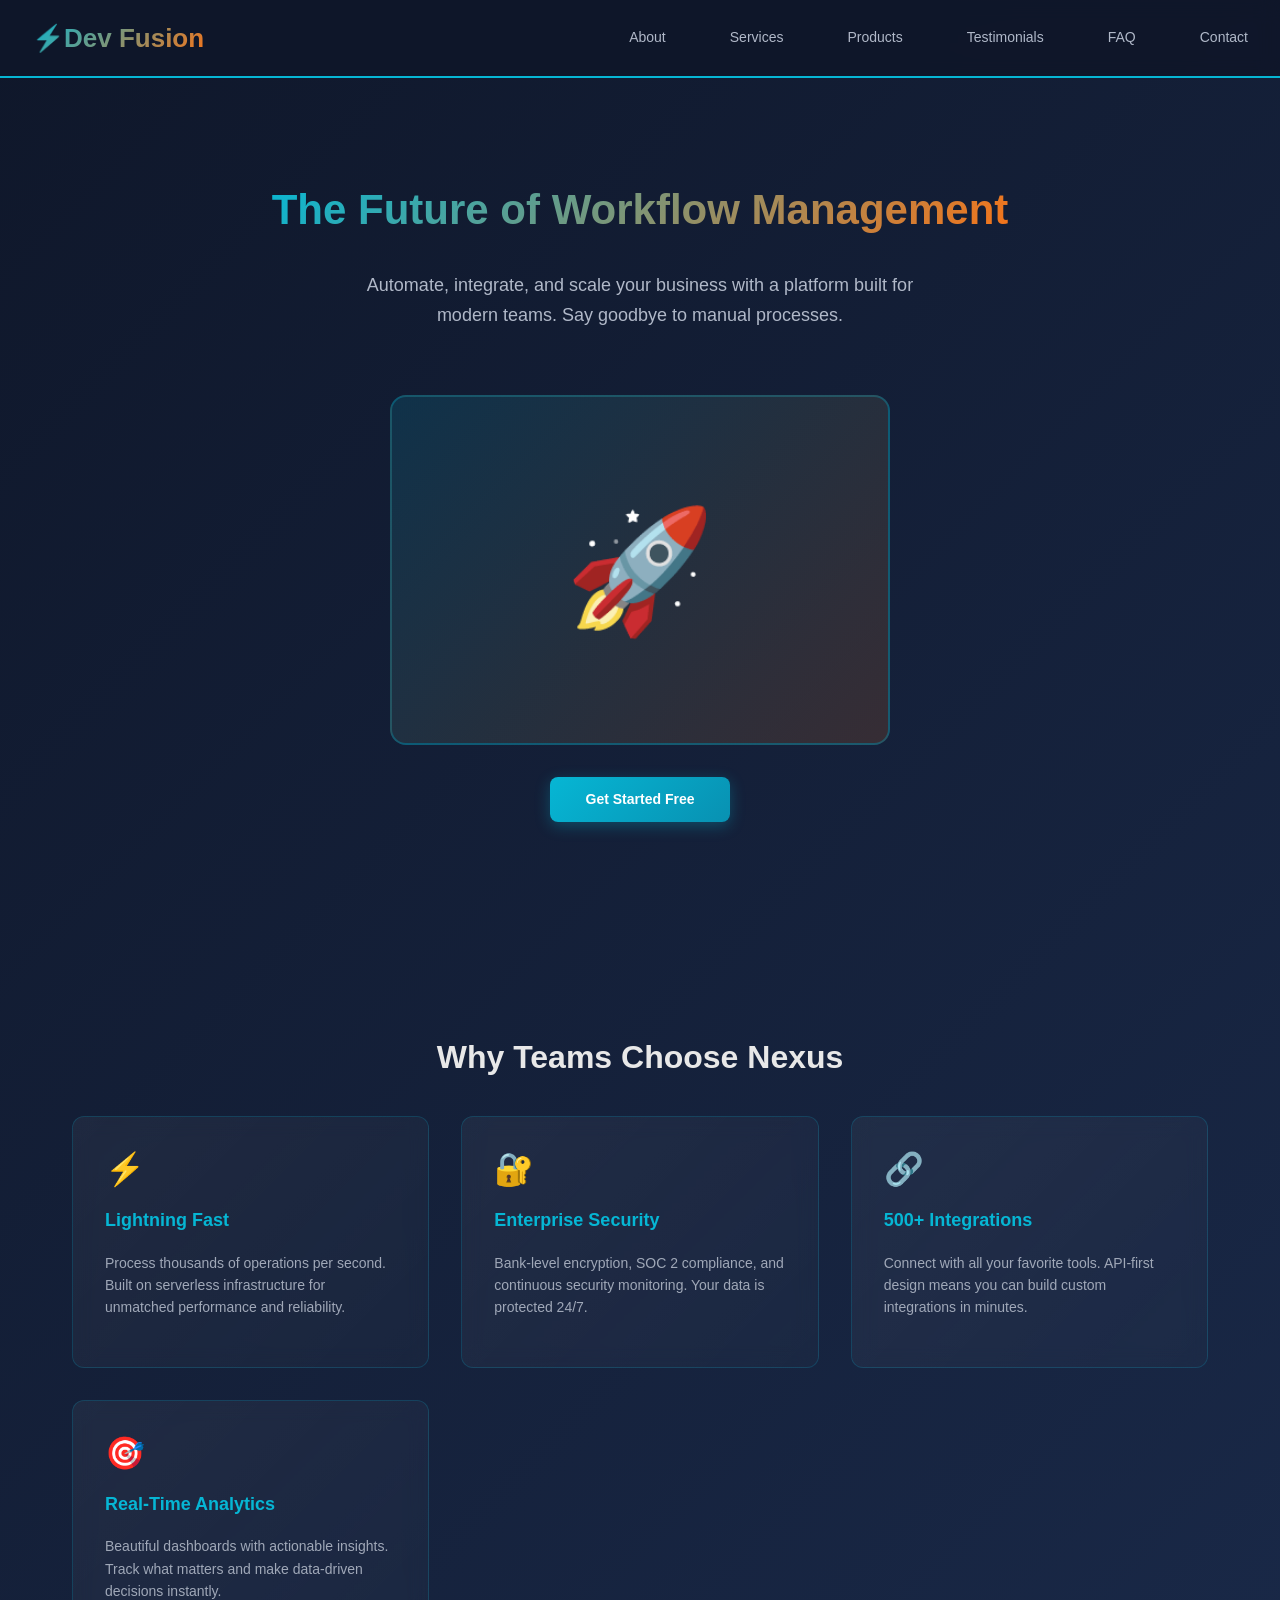
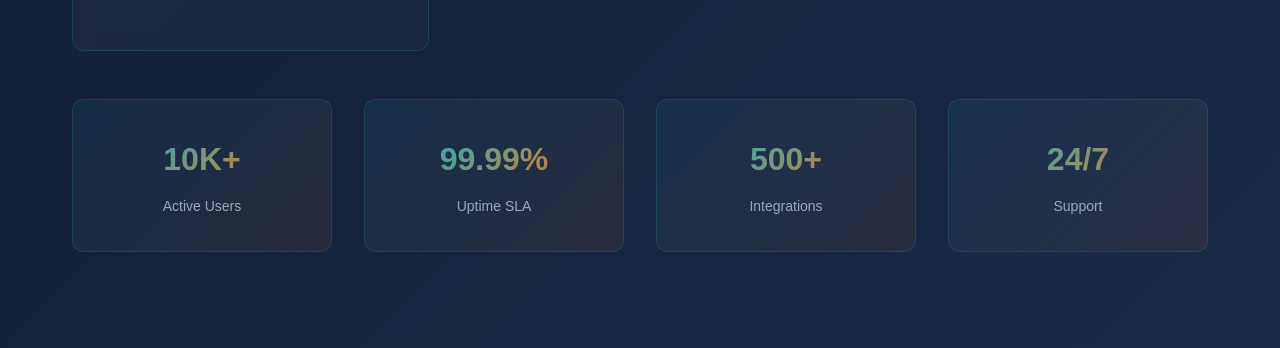
<file: index.html>
<!doctype html>
<html lang="en">
  <head>
    <meta charset="UTF-8" />
    <meta name="viewport" content="width=device-width, initial-scale=1.0" />
    <title>Dev Fusion</title>
    <link rel="stylesheet" href="style.css" />
    <link rel="stylesheet" href="navbar.css" />
  </head>
  <body>
    <input type="checkbox" id="sidebar-toggle" class="sidebar-toggle" />

    <header>
      <a href="index.html">
        <div class="logo">⚡Dev Fusion</div>
      </a>

      <!-- hamburger menu -->
      <label for="sidebar-toggle" class="hamburger">
        <span></span>
        <span></span>
        <span></span>
      </label>

      <!-- desktop navbar -->
      <nav class="navbar">
        <a href="about-us.html" class="nav-link">About</a>
        <a href="services.html" class="nav-link">Services</a>
        <a href="products.html" class="nav-link">Products</a>
        <a href="testimonial.html" class="nav-link">Testimonials</a>
        <a href="faq.html" class="nav-link">FAQ</a>
        <a href="contact.html" class="nav-link">Contact</a>
      </nav>
    </header>

    <!-- sidebar -->
    <aside class="sidebar">
      <label for="sidebar-toggle" class="sidebar-close">✕</label>

      <nav class="sidebar-nav">
        <a href="about-us.html" class="sidebar-link">About</a>
        <a href="services.html" class="sidebar-link">Services</a>
        <a href="products.html" class="sidebar-link">Products</a>
        <a href="testimonial.html" class="sidebar-link">Testimonials</a>
        <a href="faq.html" class="sidebar-link">FAQ</a>
        <a href="contact.html" class="sidebar-link">Contact</a>
      </nav>
    </aside>

    <!-- Home Page -->
    <div class="active main" id="home">
      <section class="hero">
        <h1>The Future of Workflow Management</h1>
        <p>
          Automate, integrate, and scale your business with a platform built for
          modern teams. Say goodbye to manual processes.
        </p>
        <div class="hero-visual">🚀</div>
        <button onclick="switchPage('services')">Get Started Free</button>
      </section>

      <section>
        <h2 style="text-align: center; margin-top: 4rem">
          Why Teams Choose Nexus
        </h2>
        <div class="grid">
          <div class="card">
            <div class="card-icon">⚡</div>
            <h3>Lightning Fast</h3>
            <p>
              Process thousands of operations per second. Built on serverless
              infrastructure for unmatched performance and reliability.
            </p>
          </div>
          <div class="card">
            <div class="card-icon">🔐</div>
            <h3>Enterprise Security</h3>
            <p>
              Bank-level encryption, SOC 2 compliance, and continuous security
              monitoring. Your data is protected 24/7.
            </p>
          </div>
          <div class="card">
            <div class="card-icon">🔗</div>
            <h3>500+ Integrations</h3>
            <p>
              Connect with all your favorite tools. API-first design means you
              can build custom integrations in minutes.
            </p>
          </div>
          <div class="card">
            <div class="card-icon">🎯</div>
            <h3>Real-Time Analytics</h3>
            <p>
              Beautiful dashboards with actionable insights. Track what matters
              and make data-driven decisions instantly.
            </p>
          </div>
        </div>

        <div class="stats">
          <div class="stat">
            <div class="stat-number">10K+</div>
            <div class="stat-label">Active Users</div>
          </div>
          <div class="stat">
            <div class="stat-number">99.99%</div>
            <div class="stat-label">Uptime SLA</div>
          </div>
          <div class="stat">
            <div class="stat-number">500+</div>
            <div class="stat-label">Integrations</div>
          </div>
          <div class="stat">
            <div class="stat-number">24/7</div>
            <div class="stat-label">Support</div>
          </div>
        </div>
      </section>
    </div>

    <footer></footer>
  </body>
</html>
</file>
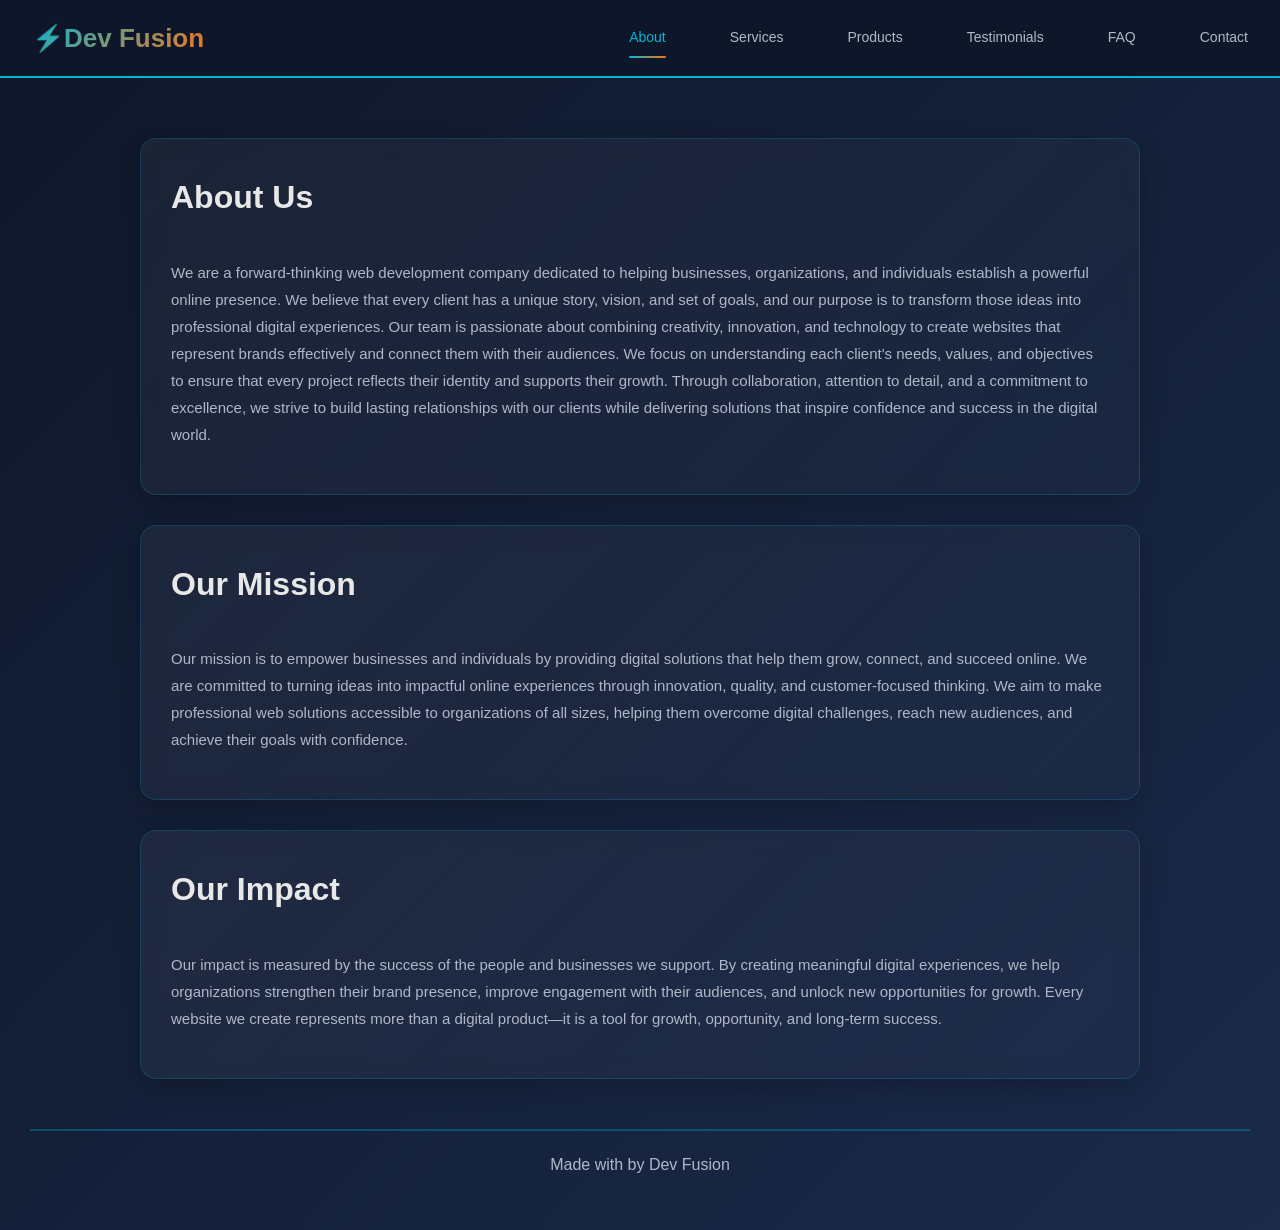
<file: about us.html>
<!doctype html>
<html lang="en">
  <head>
    <meta charset="UTF-8" />
    <meta name="viewport" content="width=device-width, initial-scale=1.0" />
    <title>Dev Fusion</title>
    <link rel="stylesheet" href="about us.css" />
    <link rel="stylesheet" href="navbar.css" />
    <link rel="stylesheet" href="style.css" />
  </head>
  <body>
    <input type="checkbox" id="sidebar-toggle" class="sidebar-toggle" />

    <header>
      <a href="/index.html">
        <div class="logo">⚡Dev Fusion</div>
      </a>

      <!-- hamburger menu -->
      <label for="sidebar-toggle" class="hamburger">
        <span></span><span></span><span></span>
      </label>

      <!-- desktop navbar -->
      <nav class="navbar">
        <a href="about us.html" class="nav-link active">About</a>
        <a href="services.html" class="nav-link">Services</a>
        <a href="products.html" class="nav-link">Products</a>
        <a href="testimonial.html" class="nav-link">Testimonials</a>
        <a href="faq.html" class="nav-link">FAQ</a>
        <a href="contact.html" class="nav-link">Contact</a>
      </nav>
    </header>

    <!-- sidebar -->
    <aside class="sidebar">
      <label for="sidebar-toggle" class="sidebar-close">✕</label>

      <nav class="sidebar-nav">
        <a href="about us.html" class="sidebar-link active">About</a>
        <a href="services.html" class="sidebar-link">Services</a>
        <a href="products.html" class="sidebar-link">Products</a>
        <a href="testimonial.html" class="sidebar-link">Testimonials</a>
        <a href="faq.html" class="sidebar-link">FAQ</a>
        <a href="contact.html" class="sidebar-link">Contact</a>
      </nav>
    </aside>

    <main>
      <section class="div1">
        <h2>About Us</h2>
        <p>
          We are a forward-thinking web development company dedicated to helping
          businesses, organizations, and individuals establish a powerful online
          presence. We believe that every client has a unique story, vision, and
          set of goals, and our purpose is to transform those ideas into
          professional digital experiences. Our team is passionate about
          combining creativity, innovation, and technology to create websites
          that represent brands effectively and connect them with their
          audiences. We focus on understanding each client's needs, values, and
          objectives to ensure that every project reflects their identity and
          supports their growth. Through collaboration, attention to detail, and
          a commitment to excellence, we strive to build lasting relationships
          with our clients while delivering solutions that inspire confidence
          and success in the digital world.
        </p>
      </section>

      <section class="div1">
        <h2>Our Mission</h2>
        <p>
          Our mission is to empower businesses and individuals by providing
          digital solutions that help them grow, connect, and succeed online. We
          are committed to turning ideas into impactful online experiences
          through innovation, quality, and customer-focused thinking. We aim to
          make professional web solutions accessible to organizations of all
          sizes, helping them overcome digital challenges, reach new audiences,
          and achieve their goals with confidence.
        </p>
      </section>

      <section class="div1">
        <h2>Our Impact</h2>
        <p>
          Our impact is measured by the success of the people and businesses we
          support. By creating meaningful digital experiences, we help
          organizations strengthen their brand presence, improve engagement with
          their audiences, and unlock new opportunities for growth. Every
          website we create represents more than a digital product—it is a tool
          for growth, opportunity, and long-term success.
        </p>
      </section>
      <footer>Made with by Dev Fusion</footer>
    </main>
  </body>
</html>
</file>
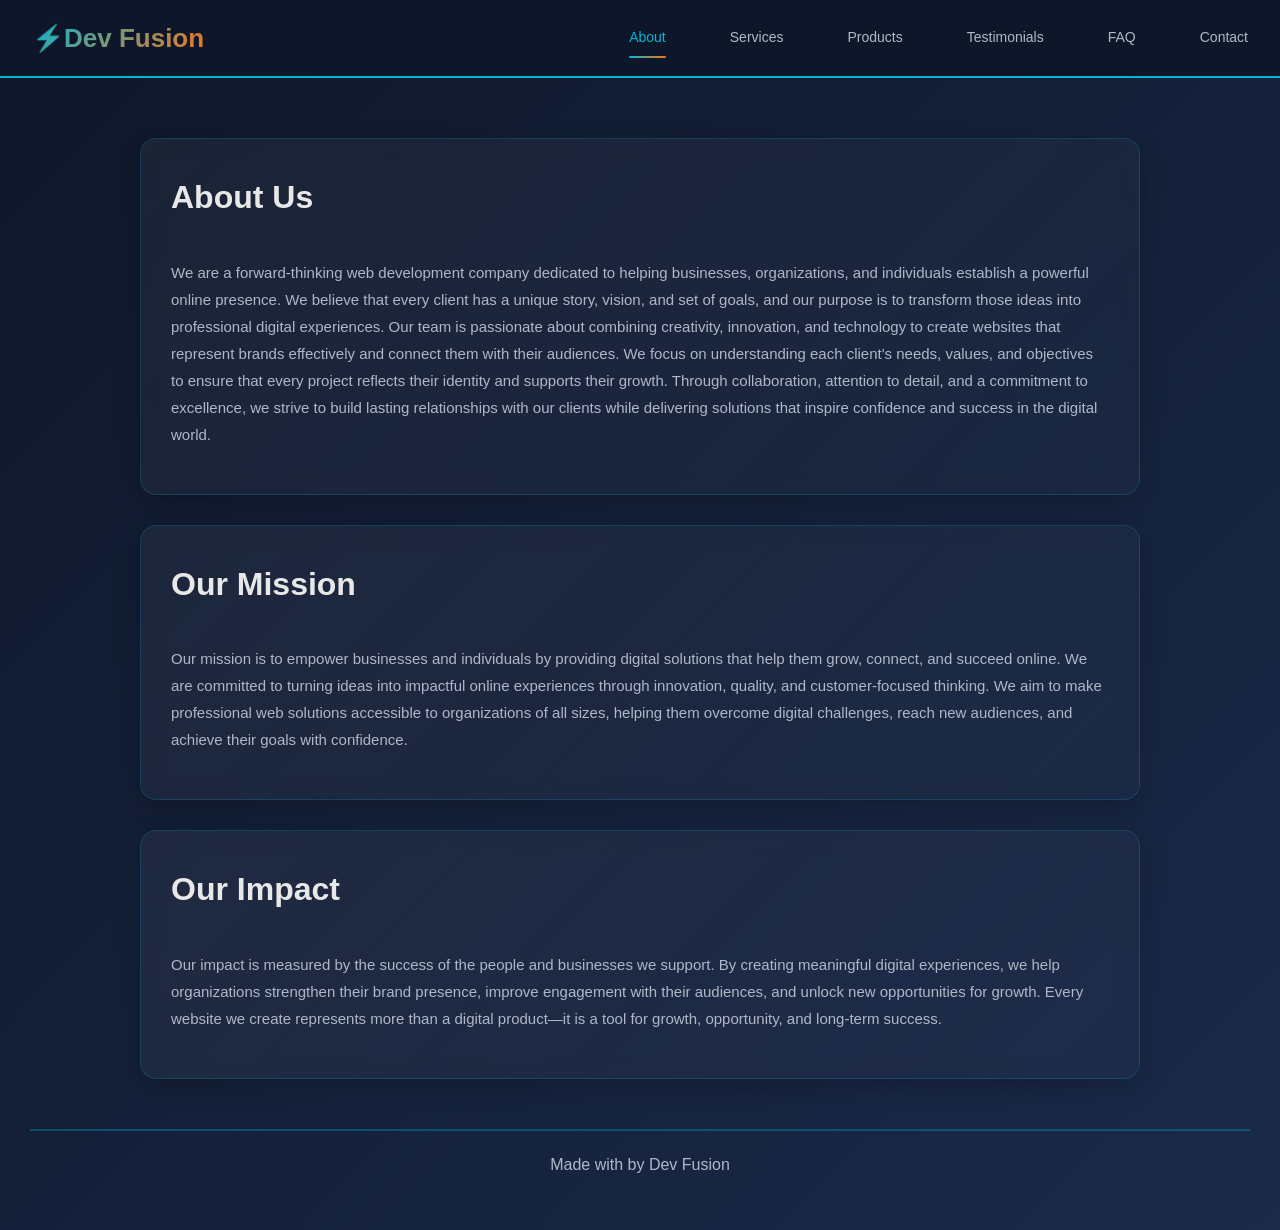
<file: about-us.html>
<!doctype html>
<html lang="en">
  <head>
    <meta charset="UTF-8" />
    <meta name="viewport" content="width=device-width, initial-scale=1.0" />
    <title>Dev Fusion</title>
    <link rel="stylesheet" href="about us.css" />
    <link rel="stylesheet" href="navbar.css" />
    <link rel="stylesheet" href="style.css" />
  </head>
  <body>
    <input type="checkbox" id="sidebar-toggle" class="sidebar-toggle" />

    <header>
      <a href="index.html">
        <div class="logo">⚡Dev Fusion</div>
      </a>

      <!-- hamburger menu -->
      <label for="sidebar-toggle" class="hamburger">
        <span></span><span></span><span></span>
      </label>

      <!-- desktop navbar -->
      <nav class="navbar">
        <a href="about-us.html" class="nav-link active">About</a>
        <a href="services.html" class="nav-link">Services</a>
        <a href="products.html" class="nav-link">Products</a>
        <a href="testimonial.html" class="nav-link">Testimonials</a>
        <a href="faq.html" class="nav-link">FAQ</a>
        <a href="contact.html" class="nav-link">Contact</a>
      </nav>
    </header>

    <!-- sidebar -->
    <aside class="sidebar">
      <label for="sidebar-toggle" class="sidebar-close">✕</label>

      <nav class="sidebar-nav">
        <a href="about-us.html" class="sidebar-link active">About</a>
        <a href="services.html" class="sidebar-link">Services</a>
        <a href="products.html" class="sidebar-link">Products</a>
        <a href="testimonial.html" class="sidebar-link">Testimonials</a>
        <a href="faq.html" class="sidebar-link">FAQ</a>
        <a href="contact.html" class="sidebar-link">Contact</a>
      </nav>
    </aside>

    <main>
      <section class="div1">
        <h2>About Us</h2>
        <p>
          We are a forward-thinking web development company dedicated to helping
          businesses, organizations, and individuals establish a powerful online
          presence. We believe that every client has a unique story, vision, and
          set of goals, and our purpose is to transform those ideas into
          professional digital experiences. Our team is passionate about
          combining creativity, innovation, and technology to create websites
          that represent brands effectively and connect them with their
          audiences. We focus on understanding each client's needs, values, and
          objectives to ensure that every project reflects their identity and
          supports their growth. Through collaboration, attention to detail, and
          a commitment to excellence, we strive to build lasting relationships
          with our clients while delivering solutions that inspire confidence
          and success in the digital world.
        </p>
      </section>

      <section class="div1">
        <h2>Our Mission</h2>
        <p>
          Our mission is to empower businesses and individuals by providing
          digital solutions that help them grow, connect, and succeed online. We
          are committed to turning ideas into impactful online experiences
          through innovation, quality, and customer-focused thinking. We aim to
          make professional web solutions accessible to organizations of all
          sizes, helping them overcome digital challenges, reach new audiences,
          and achieve their goals with confidence.
        </p>
      </section>

      <section class="div1">
        <h2>Our Impact</h2>
        <p>
          Our impact is measured by the success of the people and businesses we
          support. By creating meaningful digital experiences, we help
          organizations strengthen their brand presence, improve engagement with
          their audiences, and unlock new opportunities for growth. Every
          website we create represents more than a digital product—it is a tool
          for growth, opportunity, and long-term success.
        </p>
      </section>
      <footer>Made with by Dev Fusion</footer>
    </main>
  </body>
</html>
</file>
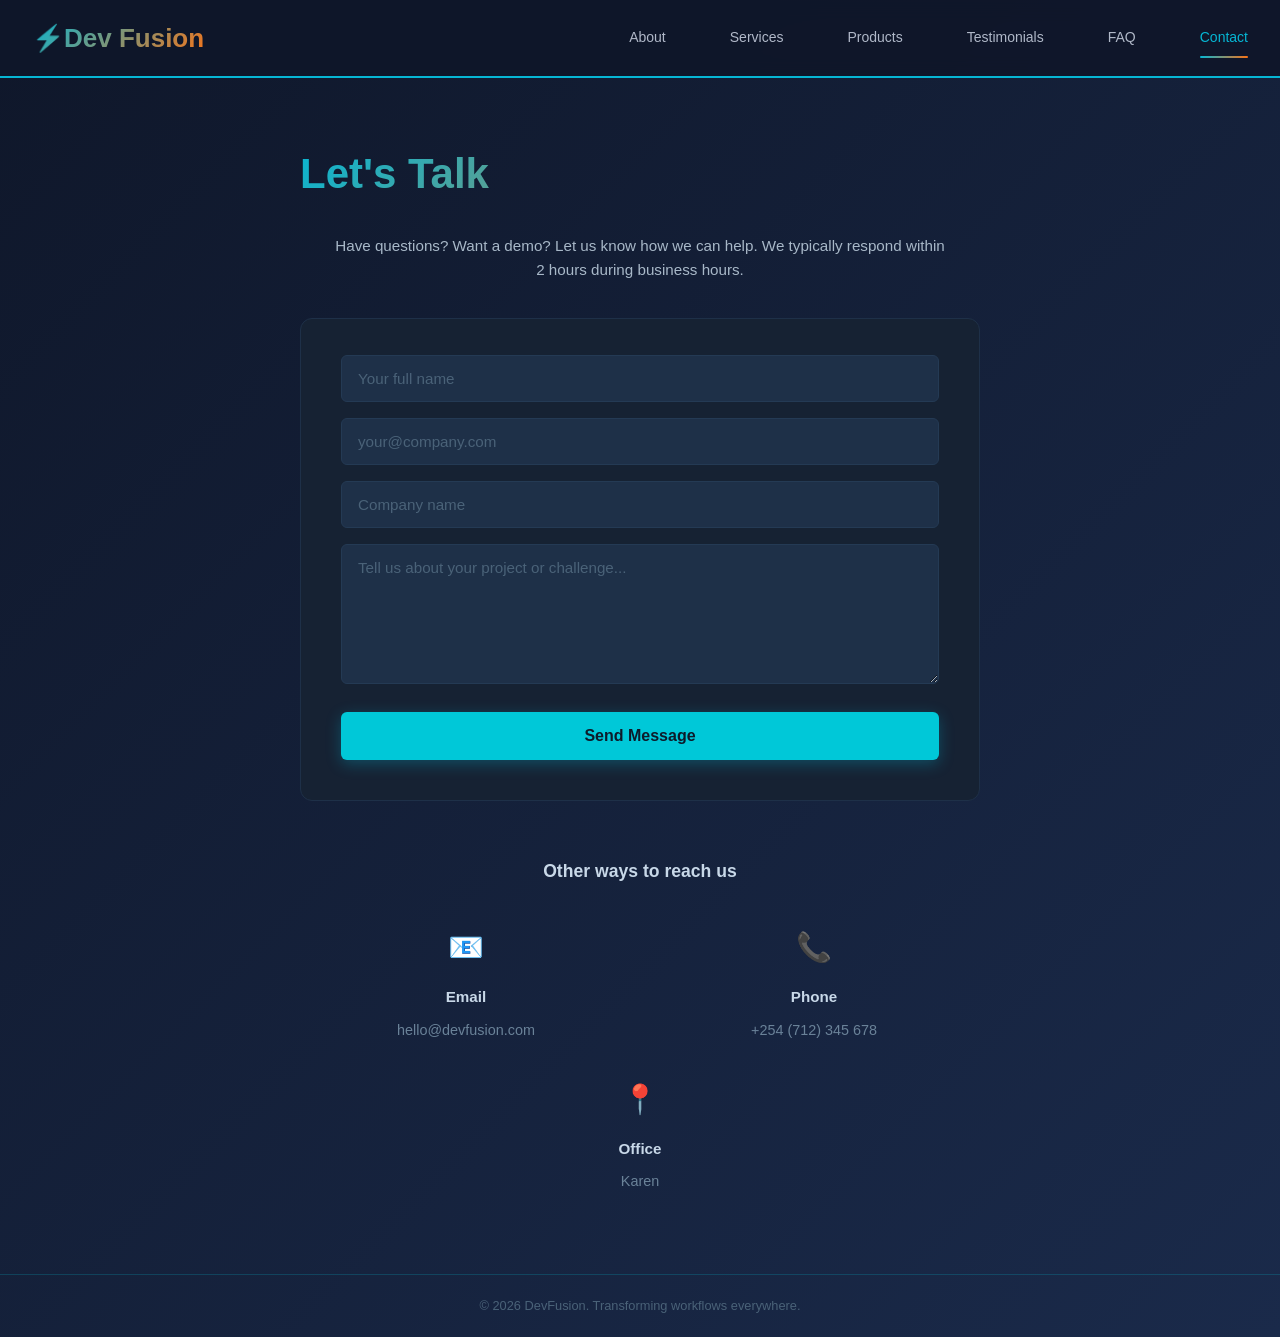
<file: contact.html>
<!doctype html>
<html lang="en">
  <head>
    <meta charset="UTF-8" />
    <meta name="viewport" content="width=device-width, initial-scale=1.0" />
    <title>DevFusion – Contact</title>
    <link rel="stylesheet" href="Contact.css" />
    <link rel="stylesheet" href="style.css" />
    <link rel="stylesheet" href="navbar.css" />
  </head>
  <body>
    <input type="checkbox" id="sidebar-toggle" class="sidebar-toggle" />

    <header>
      <a href="index.html">
        <div class="logo">⚡Dev Fusion</div>
      </a>

      <!--  hamburger -->
      <label for="sidebar-toggle" class="hamburger">
        <span></span><span></span><span></span>
      </label>

      <!-- desktop navbar -->
      <nav class="navbar">
        <a href="about-us.html" class="nav-link">About</a>
        <a href="services.html" class="nav-link">Services</a>
        <a href="products.html" class="nav-link">Products</a>
        <a href="testimonial.html" class="nav-link">Testimonials</a>
        <a href="faq.html" class="nav-link">FAQ</a>
        <a href="contact.html" class="nav-link active">Contact</a>
      </nav>
    </header>

    <!-- sidebar -->
    <aside class="sidebar">
      <label for="sidebar-toggle" class="sidebar-close">✕</label>

      <nav class="sidebar-nav">
        <a href="about-us.html" class="sidebar-link">About</a>
        <a href="services.html" class="sidebar-link">Services</a>
        <a href="products.html" class="sidebar-link">Products</a>
        <a href="testimonial.html" class="sidebar-link">Testimonials</a>
        <a href="faq.html" class="sidebar-link">FAQ</a>
        <a href="contact.html" class="sidebar-link active">Contact</a>
      </nav>
    </aside>
    <!-- MAIN -->
    <main>
      <h1>Let's Talk</h1>

      <p class="subtitle">
        Have questions? Want a demo? Let us know how we can help. We typically
        respond within<br />
        2 hours during business hours.
      </p>

      <!-- FORM -->
      <div class="form-card">
        <input type="text" placeholder="Your full name" />
        <input type="email" placeholder="your@company.com" />
        <input type="text" placeholder="Company name" />
        <textarea
          placeholder="Tell us about your project or challenge..."
        ></textarea>
        <button class="btn-send">Send Message</button>
      </div>

      <!-- OTHER WAYS -->
      <div class="other-ways">
        <h2>Other ways to reach us</h2>
        <div class="contact-grid">
          <div class="contact-item">
            <div class="contact-icon">📧</div>
            <strong>Email</strong>
            <span>hello@devfusion.com</span>
          </div>
          <div class="contact-item">
            <div class="contact-icon" style="color: #e05a7a">📞</div>
            <strong>Phone</strong>
            <span>+254 (712) 345 678</span>
          </div>
          <div
            class="contact-item"
            style="grid-column: 1 / -1; max-width: 200px; margin: 0 auto"
          >
            <div class="contact-icon">📍</div>
            <strong>Office</strong>
            <span>Karen</span>
          </div>
        </div>
      </div>
    </main>

    <!-- footer-->
    <footer>© 2026 DevFusion. Transforming workflows everywhere.</footer>
  </body>
</html>
</file>
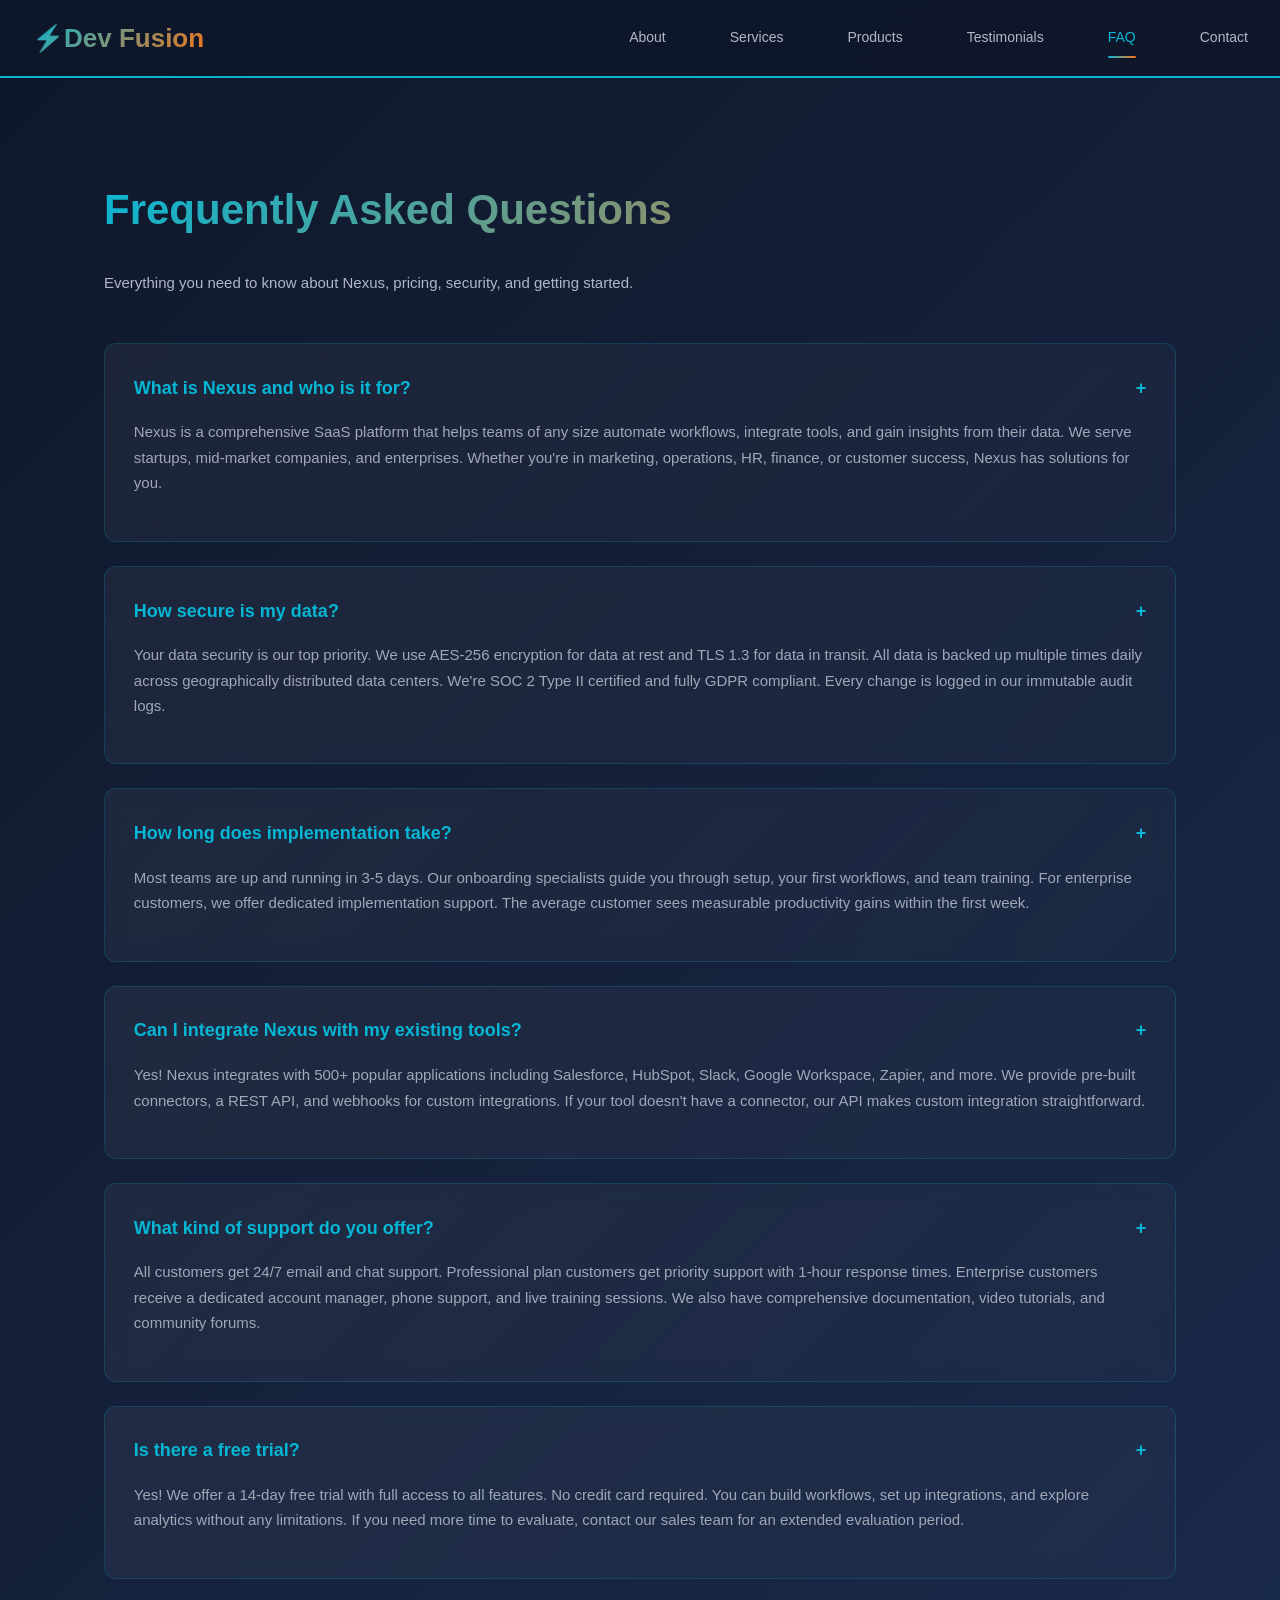
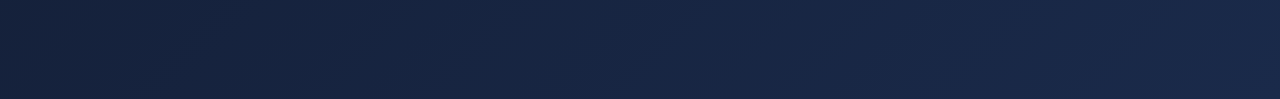
<file: faq.html>
<!doctype html>
<html lang="en">
  <head>
    <meta charset="UTF-8" />
    <meta name="viewport" content="width=device-width, initial-scale=1.0" />
    <title>FAQ</title>
    <link rel="stylesheet" href="navbar.css" />
    <link rel="stylesheet" href="style.css" />
    <link rel="stylesheet" href="faq.css" />
  </head>
  <body>
    <input type="checkbox" id="sidebar-toggle" class="sidebar-toggle" />

    <header>
      <a href="index.html">
        <div class="logo">⚡Dev Fusion</div>
      </a>

      <!-- hamburger menu -->
      <label for="sidebar-toggle" class="hamburger">
        <span></span><span></span><span></span>
      </label>

      <!-- desktop navbar -->
      <nav class="navbar">
        <a href="about-us.html" class="nav-link">About</a>
        <a href="services.html" class="nav-link">Services</a>
        <a href="products.html" class="nav-link">Products</a>
        <a href="testimonial.html" class="nav-link">Testimonials</a>
        <a href="faq.html" class="nav-link active">FAQ</a>
        <a href="contact.html" class="nav-link">Contact</a>
      </nav>
    </header>

    <!-- sidebar -->
    <aside class="sidebar">
      <label for="sidebar-toggle" class="sidebar-close">✕</label>

      <nav class="sidebar-nav">
        <a href="about-us.html" class="sidebar-link">About</a>
        <a href="services.html" class="sidebar-link">Services</a>
        <a href="products.html" class="sidebar-link">Products</a>
        <a href="testimonial.html" class="sidebar-link">Testimonials</a>
        <a href="faq.html" class="sidebar-link active">FAQ</a>
        <a href="contact.html" class="sidebar-link">Contact</a>
      </nav>
    </aside>

    <!-- FAQ Page -->
    <section class="page" id="faq">
      <section>
        <h1>Frequently Asked Questions</h1>
        <p style="max-width: 700px; margin-bottom: 3rem">
          Everything you need to know about Nexus, pricing, security, and
          getting started.
        </p>

        <div class="faq-item active">
          <h3>
            What is Nexus and who is it for?<span style="color: #06b6d4"
              >+</span
            >
          </h3>
          <p>
            Nexus is a comprehensive SaaS platform that helps teams of any size
            automate workflows, integrate tools, and gain insights from their
            data. We serve startups, mid-market companies, and enterprises.
            Whether you're in marketing, operations, HR, finance, or customer
            success, Nexus has solutions for you.
          </p>
        </div>

        <div class="faq-item">
          <h3>How secure is my data?<span style="color: #06b6d4">+</span></h3>
          <p>
            Your data security is our top priority. We use AES-256 encryption
            for data at rest and TLS 1.3 for data in transit. All data is backed
            up multiple times daily across geographically distributed data
            centers. We're SOC 2 Type II certified and fully GDPR compliant.
            Every change is logged in our immutable audit logs.
          </p>
        </div>

        <div class="faq-item">
          <h3>
            How long does implementation take?<span style="color: #06b6d4"
              >+</span
            >
          </h3>
          <p>
            Most teams are up and running in 3-5 days. Our onboarding
            specialists guide you through setup, your first workflows, and team
            training. For enterprise customers, we offer dedicated
            implementation support. The average customer sees measurable
            productivity gains within the first week.
          </p>
        </div>

        <div class="faq-item">
          <h3>
            Can I integrate Nexus with my existing tools?<span
              style="color: #06b6d4"
              >+</span
            >
          </h3>
          <p>
            Yes! Nexus integrates with 500+ popular applications including
            Salesforce, HubSpot, Slack, Google Workspace, Zapier, and more. We
            provide pre-built connectors, a REST API, and webhooks for custom
            integrations. If your tool doesn't have a connector, our API makes
            custom integration straightforward.
          </p>
        </div>

        <div class="faq-item">
          <h3>
            What kind of support do you offer?<span style="color: #06b6d4"
              >+</span
            >
          </h3>
          <p>
            All customers get 24/7 email and chat support. Professional plan
            customers get priority support with 1-hour response times.
            Enterprise customers receive a dedicated account manager, phone
            support, and live training sessions. We also have comprehensive
            documentation, video tutorials, and community forums.
          </p>
        </div>

        <div class="faq-item">
          <h3>Is there a free trial?<span style="color: #06b6d4">+</span></h3>
          <p>
            Yes! We offer a 14-day free trial with full access to all features.
            No credit card required. You can build workflows, set up
            integrations, and explore analytics without any limitations. If you
            need more time to evaluate, contact our sales team for an extended
            evaluation period.
          </p>
        </div>
      </section>
    </section>
  </body>
</html>
</file>
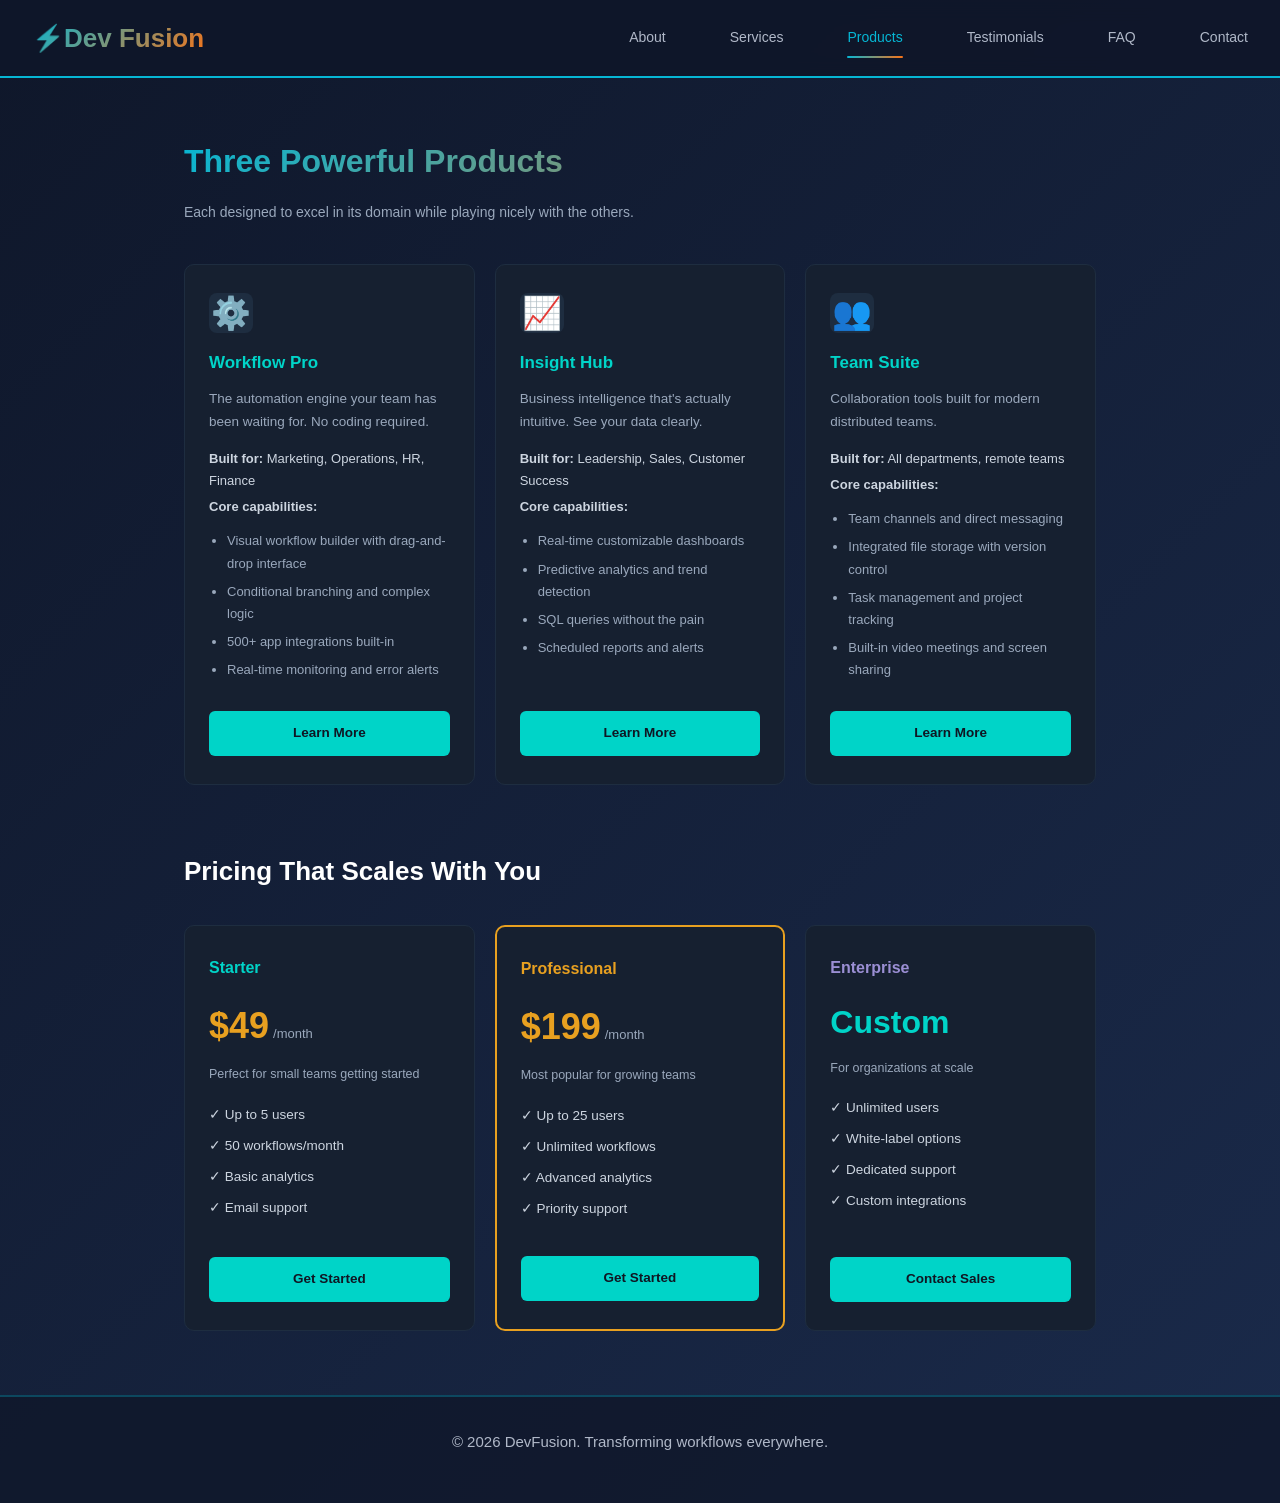
<file: products.html>
<!doctype html>
<html lang="en">
  <head>
    <meta charset="UTF-8" />
    <meta name="viewport" content="width=device-width, initial-scale=1.0" />
    <title>DevFusion – Products</title>
    <link rel="stylesheet" href="products.css" />
    <link rel="stylesheet" href="navbar.css" />
    <link rel="stylesheet" href="style.css" />
  </head>
  <body>
    <input type="checkbox" id="sidebar-toggle" class="sidebar-toggle" />

    <header>
      <a href="index.html">
        <div class="logo">⚡Dev Fusion</div>
      </a>

      <!-- hamburger menu -->
      <label for="sidebar-toggle" class="hamburger">
        <span></span><span></span><span></span>
      </label>

      <!-- desktop navbar -->
      <nav class="navbar">
        <a href="about-us.html" class="nav-link">About</a>
        <a href="services.html" class="nav-link">Services</a>
        <a href="products.html" class="nav-link active">Products</a>
        <a href="testimonial.html" class="nav-link">Testimonials</a>
        <a href="faq.html" class="nav-link">FAQ</a>
        <a href="contact.html" class="nav-link">Contact</a>
      </nav>
    </header>

    <!-- sidebar -->
    <aside class="sidebar">
      <label for="sidebar-toggle" class="sidebar-close">✕</label>

      <nav class="sidebar-nav">
        <a href="about-us.html" class="sidebar-link">About</a>
        <a href="services.html" class="sidebar-link">Services</a>
        <a href="products.html" class="sidebar-link active">Products</a>
        <a href="testimonial.html" class="sidebar-link">Testimonials</a>
        <a href="faq.html" class="sidebar-link">FAQ</a>
        <a href="contact.html" class="sidebar-link">Contact</a>
      </nav>
    </aside>

    <main>
      <!-- PRODUCTS SECTION -->
      <section class="products-section">
        <h1 class="section-title">Three Powerful Products</h1>
        <p class="section-subtitle">
          Each designed to excel in its domain while playing nicely with the
          others.
        </p>

        <div class="cards-grid">
          <div class="product-card">
            <div class="card-icon">⚙️</div>
            <h2 class="card-name">Workflow Pro</h2>
            <p class="card-desc">
              The automation engine your team has been waiting for. No coding
              required.
            </p>
            <p class="card-meta">
              <strong>Built for:</strong> Marketing, Operations, HR, Finance
            </p>
            <p class="card-meta"><strong>Core capabilities:</strong></p>
            <ul class="card-capabilities">
              <li>Visual workflow builder with drag-and-drop interface</li>
              <li>Conditional branching and complex logic</li>
              <li>500+ app integrations built-in</li>
              <li>Real-time monitoring and error alerts</li>
            </ul>
            <a href="#" class="btn-learn">Learn More</a>
          </div>

          <div class="product-card">
            <div class="card-icon">📈</div>
            <h2 class="card-name">Insight Hub</h2>
            <p class="card-desc">
              Business intelligence that's actually intuitive. See your data
              clearly.
            </p>
            <p class="card-meta">
              <strong>Built for:</strong> Leadership, Sales, Customer Success
            </p>
            <p class="card-meta"><strong>Core capabilities:</strong></p>
            <ul class="card-capabilities">
              <li>Real-time customizable dashboards</li>
              <li>Predictive analytics and trend detection</li>
              <li>SQL queries without the pain</li>
              <li>Scheduled reports and alerts</li>
            </ul>
            <a href="#" class="btn-learn">Learn More</a>
          </div>

          <div class="product-card">
            <div class="card-icon">👥</div>
            <h2 class="card-name">Team Suite</h2>
            <p class="card-desc">
              Collaboration tools built for modern distributed teams.
            </p>
            <p class="card-meta">
              <strong>Built for:</strong> All departments, remote teams
            </p>
            <p class="card-meta"><strong>Core capabilities:</strong></p>
            <ul class="card-capabilities">
              <li>Team channels and direct messaging</li>
              <li>Integrated file storage with version control</li>
              <li>Task management and project tracking</li>
              <li>Built-in video meetings and screen sharing</li>
            </ul>
            <a href="#" class="btn-learn">Learn More</a>
          </div>
        </div>
      </section>

      <!-- PRICING SECTION -->
      <section class="pricing-section">
        <h2 class="pricing-title">Pricing That Scales With You</h2>

        <div class="pricing-grid">
          <div class="pricing-card">
            <h3 class="plan-name">Starter</h3>
            <div class="plan-price">
              <span class="price-amount">$49</span
              ><span class="price-period">/month</span>
            </div>
            <p class="plan-tagline">Perfect for small teams getting started</p>
            <ul class="plan-features">
              <li>✓ Up to 5 users</li>
              <li>✓ 50 workflows/month</li>
              <li>✓ Basic analytics</li>
              <li>✓ Email support</li>
            </ul>
            <a href="#" class="btn-start">Get Started</a>
          </div>

          <div class="pricing-card pricing-card--featured">
            <h3 class="plan-name plan-name--featured">Professional</h3>
            <div class="plan-price">
              <span class="price-amount price-amount--featured">$199</span
              ><span class="price-period">/month</span>
            </div>
            <p class="plan-tagline">Most popular for growing teams</p>
            <ul class="plan-features">
              <li>✓ Up to 25 users</li>
              <li>✓ Unlimited workflows</li>
              <li>✓ Advanced analytics</li>
              <li>✓ Priority support</li>
            </ul>
            <a href="#" class="btn-start">Get Started</a>
          </div>

          <div class="pricing-card">
            <h3 class="plan-name plan-name--enterprise">Enterprise</h3>
            <div class="plan-price">
              <span class="price-amount price-amount--enterprise">Custom</span>
            </div>
            <p class="plan-tagline">For organizations at scale</p>
            <ul class="plan-features">
              <li>✓ Unlimited users</li>
              <li>✓ White-label options</li>
              <li>✓ Dedicated support</li>
              <li>✓ Custom integrations</li>
            </ul>
            <a href="#" class="btn-start">Contact Sales</a>
          </div>
        </div>
      </section>
    </main>

    <footer class="footer">
      <p>© 2026 DevFusion. Transforming workflows everywhere.</p>
    </footer>
  </body>
</html>
</file>
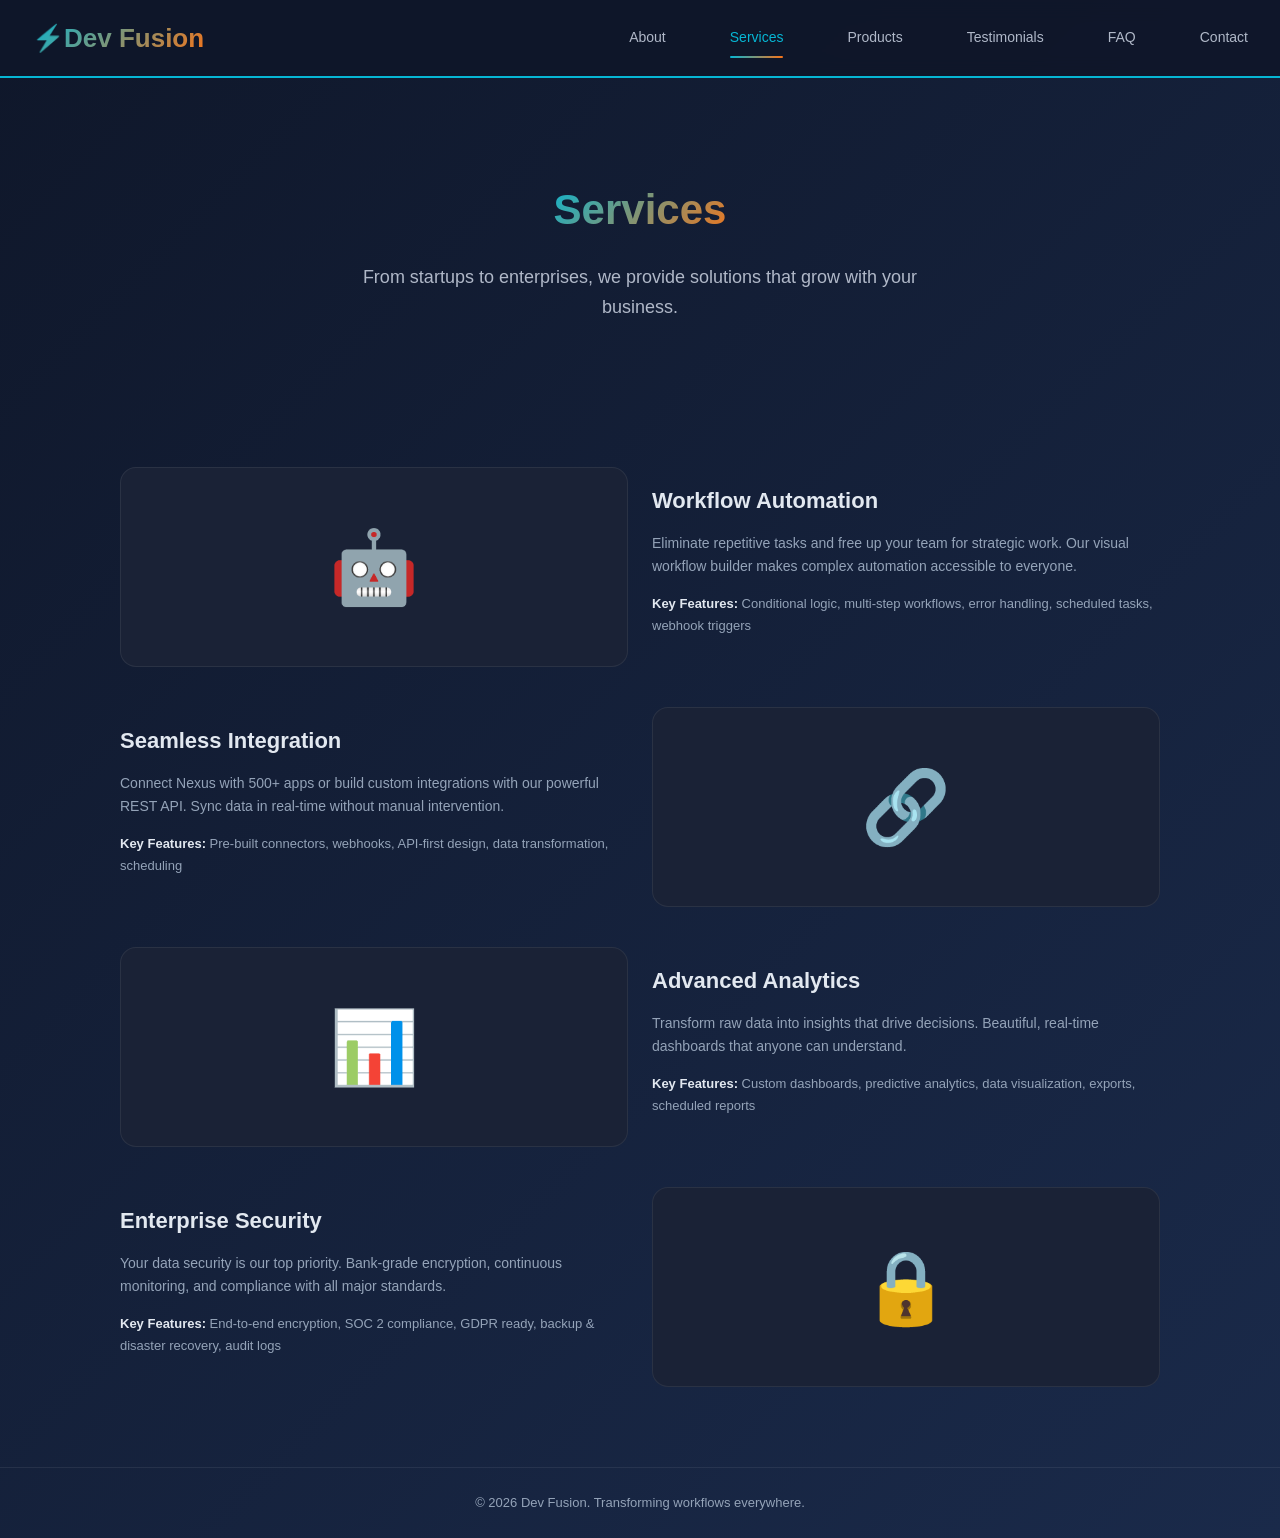
<file: services.html>
<!doctype html>
<html lang="en">
  <head>
    <meta charset="UTF-8" />
    <meta name="viewport" content="width=device-width, initial-scale=1.0" />
    <title>Dev Fusion Services</title>
    <link rel="stylesheet" href="services.css" />
    <link rel="stylesheet" href="navbar.css" />
    <link rel="stylesheet" href="style.css" />
  </head>
  <body>
    <input type="checkbox" id="sidebar-toggle" class="sidebar-toggle" />

    <header>
      <a href="index.html">
        <div class="logo">⚡Dev Fusion</div>
      </a>

      <!-- hamburger menu -->
      <label for="sidebar-toggle" class="hamburger">
        <span></span><span></span><span></span>
      </label>

      <!-- desktop navbar -->
      <nav class="navbar">
        <a href="about-us.html" class="nav-link">About</a>
        <a href="services.html" class="nav-link active">Services</a>
        <a href="products.html" class="nav-link">Products</a>
        <a href="testimonial.html" class="nav-link">Testimonials</a>
        <a href="faq.html" class="nav-link">FAQ</a>
        <a href="contact.html" class="nav-link">Contact</a>
      </nav>
    </header>

    <!-- sidebar -->
    <aside class="sidebar">
      <label for="sidebar-toggle" class="sidebar-close">✕</label>

      <nav class="sidebar-nav">
        <a href="about-us.html" class="sidebar-link">About</a>
        <a href="services.html" class="sidebar-link active">Services</a>
        <a href="products.html" class="sidebar-link">Products</a>
        <a href="testimonial.html" class="sidebar-link">Testimonials</a>
        <a href="faq.html" class="sidebar-link">FAQ</a>
        <a href="contact.html" class="sidebar-link">Contact</a>
      </nav>
    </aside>

    <!-- hero-->
    <section class="hero">
      <h1>Services</h1>
      <p>
        From startups to enterprises, we provide solutions that grow with your
        business.
      </p>
    </section>

    <!-- services-->
    <section class="services">
      <!-- Workflow Automation -->
      <div class="service-row">
        <div class="icon-card">🤖</div>
        <div class="service-text">
          <h2>Workflow Automation</h2>
          <p>
            Eliminate repetitive tasks and free up your team for strategic work.
            Our visual workflow builder makes complex automation accessible to
            everyone.
          </p>
          <p class="features">
            <strong>Key Features:</strong> Conditional logic, multi-step
            workflows, error handling, scheduled tasks, webhook triggers
          </p>
        </div>
      </div>

      <!-- Seamless Integration -->
      <div class="service-row reverse">
        <div class="icon-card">🔗</div>
        <div class="service-text">
          <h2>Seamless Integration</h2>
          <p>
            Connect Nexus with 500+ apps or build custom integrations with our
            powerful REST API. Sync data in real-time without manual
            intervention.
          </p>
          <p class="features">
            <strong>Key Features:</strong> Pre-built connectors, webhooks,
            API-first design, data transformation, scheduling
          </p>
        </div>
      </div>

      <!-- Advanced Analytics -->
      <div class="service-row">
        <div class="icon-card">📊</div>
        <div class="service-text">
          <h2>Advanced Analytics</h2>
          <p>
            Transform raw data into insights that drive decisions. Beautiful,
            real-time dashboards that anyone can understand.
          </p>
          <p class="features">
            <strong>Key Features:</strong> Custom dashboards, predictive
            analytics, data visualization, exports, scheduled reports
          </p>
        </div>
      </div>

      <!-- Enterprise Security -->
      <div class="service-row reverse">
        <div class="icon-card">🔒</div>
        <div class="service-text">
          <h2>Enterprise Security</h2>
          <p>
            Your data security is our top priority. Bank-grade encryption,
            continuous monitoring, and compliance with all major standards.
          </p>
          <p class="features">
            <strong>Key Features:</strong> End-to-end encryption, SOC 2
            compliance, GDPR ready, backup &amp; disaster recovery, audit logs
          </p>
        </div>
      </div>
    </section>

    <!-- footer-->
    <footer>© 2026 Dev Fusion. Transforming workflows everywhere.</footer>
  </body>
</html>
</file>
<file: style.css>
:root {
  /* PRIMARY COLORS */
  --primary-cyan: #06b6d4;
  --primary-orange: #f97316;

  /* BACKGROUNDS */
  --bg-gradient-dark: #0f172a;
  --bg-gradient-light: #1a2a4a;
  --bg-color: linear-gradient(135deg, #0f172a 0%, #1a2a4a 100%);
  --bg-header: rgba(15, 23, 42, 0.95);
  --bg-card: linear-gradient(
    135deg,
    rgba(255, 255, 255, 0.05),
    rgba(255, 255, 255, 0.02)
  );
  --bg-input: rgba(255, 255, 255, 0.05);
  --bg-input-focus: rgba(6, 182, 212, 0.1);
  --bg-stat: linear-gradient(
    135deg,
    rgba(6, 182, 212, 0.08),
    rgba(249, 115, 22, 0.08)
  );

  /* TEXT COLORS */
  --text-primary: #e8e8e8;
  --text-secondary: #b0b8c8;
  --text-tertiary: #a0a8b8;
  --text-muted: #999;

  /* BORDER COLORS */
  --border-primary: rgba(6, 182, 212, 0.2);
  --border-focus: #06b6d4;
  --border-header: 2px solid #06b6d4;
  --border-footer: 2px solid rgba(6, 182, 212, 0.3);

  /* ACCENT COLORS */
  --accent-cyan: #06b6d4;
  --accent-orange: #f97316;

  /* HOVER/ACTIVE STATES */
  --hover-cyan-light: #0891b2;
  --glow-cyan: rgba(6, 182, 212, 0.3);
  --glow-orange: rgba(249, 115, 22, 0.15);
}

* {
  margin: 0;
  padding: 0;
  box-sizing: border-box;
}

body {
  font-family:
    -apple-system, BlinkMacSystemFont, "Segoe UI", Roboto, sans-serif;
  background: linear-gradient(135deg, #0f172a 0%, #1a2a4a 100%);
  color: #e8e8e8;
  line-height: 1.7;
}

section {
  padding: 3rem 2rem;
  max-width: 1200px;
  margin: 0 auto;
}

h1 {
  font-size: 42px;
  font-weight: 700;
  margin-bottom: 1.5rem;
  background: linear-gradient(135deg, #06b6d4, #f97316);
  -webkit-background-clip: text;
  -webkit-text-fill-color: transparent;
  background-clip: text;
}

h2 {
  font-size: 32px;
  font-weight: 700;
  margin-bottom: 2rem;
  color: #e8e8e8;
}

h3 {
  font-size: 18px;
  font-weight: 600;
  margin-bottom: 0.8rem;
  color: #e8e8e8;
}

p {
  font-size: 15px;
  color: #b0b8c8;
  margin-bottom: 1rem;
}

button {
  background: linear-gradient(135deg, #06b6d4, #0891b2);
  color: #fff;
  border: none;
  padding: 0.9rem 2.2rem;
  font-size: 14px;
  font-weight: 600;
  border-radius: 8px;
  cursor: pointer;
  transition: all 0.3s;
  box-shadow: 0 4px 15px rgba(6, 182, 212, 0.3);
}

button:hover {
  transform: translateY(-2px);
  box-shadow: 0 6px 25px rgba(6, 182, 212, 0.5);
}

.grid {
  display: grid;
  grid-template-columns: repeat(auto-fit, minmax(280px, 1fr));
  gap: 2rem;
  margin-bottom: 3rem;
}

.card {
  background: linear-gradient(
    135deg,
    rgba(255, 255, 255, 0.05),
    rgba(255, 255, 255, 0.02)
  );
  border: 1px solid rgba(6, 182, 212, 0.2);
  padding: 2rem;
  border-radius: 12px;
  transition: all 0.3s;
  backdrop-filter: blur(10px);
}

.card:hover {
  border-color: #06b6d4;
  transform: translateY(-5px);
  box-shadow: 0 10px 30px rgba(6, 182, 212, 0.15);
}

.card h3 {
  color: #06b6d4;
  margin-bottom: 1rem;
}

.card p {
  color: #a0a8b8;
  font-size: 14px;
  line-height: 1.6;
}

.card-icon {
  font-size: 32px;
  margin-bottom: 1rem;
  height: 40px;
  display: flex;
  align-items: center;
}

.feature-image {
  width: 100%;
  height: 250px;
  background: linear-gradient(
    135deg,
    rgba(6, 182, 212, 0.1),
    rgba(249, 115, 22, 0.1)
  );
  border-radius: 12px;
  display: flex;
  align-items: center;
  justify-content: center;
  margin-bottom: 1.5rem;
  font-size: 80px;
  border: 1px solid rgba(6, 182, 212, 0.2);
}

.hero {
  text-align: center;
  padding: 6rem 2rem;
  display: flex;
  flex-direction: column;
  align-items: center;
}

.hero-visual {
  width: 100%;
  max-width: 500px;
  height: 350px;
  background: linear-gradient(
    135deg,
    rgba(6, 182, 212, 0.15),
    rgba(249, 115, 22, 0.15)
  );
  border-radius: 16px;
  display: flex;
  align-items: center;
  justify-content: center;
  margin: 2rem 0;
  border: 2px solid rgba(6, 182, 212, 0.3);
  font-size: 120px;
}

.hero p {
  font-size: 18px;
  margin-bottom: 2rem;
  color: #b0b8c8;
  max-width: 600px;
}

.stats {
  display: grid;
  grid-template-columns: repeat(auto-fit, minmax(180px, 1fr));
  gap: 2rem;
  margin: 3rem 0;
}

.stat {
  text-align: center;
  padding: 2rem;
  background: linear-gradient(
    135deg,
    rgba(6, 182, 212, 0.08),
    rgba(249, 115, 22, 0.08)
  );
  border-radius: 12px;
  border: 1px solid rgba(6, 182, 212, 0.2);
}

.stat-number {
  font-size: 32px;
  font-weight: 700;
  background: linear-gradient(135deg, #06b6d4, #f97316);
  -webkit-background-clip: text;
  -webkit-text-fill-color: transparent;
  background-clip: text;
  margin-bottom: 0.5rem;
}

.stat-label {
  font-size: 14px;
  color: #a0a8b8;
}

.footer {
  background: rgba(15, 23, 42, 0.8);
  border-top: 2px solid rgba(6, 182, 212, 0.3);
  text-align: center;
  padding: 2rem;
  color: #a0a8b8;
  font-size: 14px;
}

@media (max-width: 768px) {
  .feature-row {
    grid-template-columns: 1fr;
  }
  h1 {
    font-size: 32px;
  }
}
</file>
<file: navbar.css>
:root {
  /* PRIMARY COLORS */
  --primary-cyan: #06b6d4;
  --primary-orange: #f97316;

  /* BACKGROUNDS */
  --bg-gradient-dark: #0f172a;
  --bg-gradient-light: #1a2a4a;
  --bg-color: linear-gradient(135deg, #0f172a 0%, #1a2a4a 100%);
  --bg-header: rgba(15, 23, 42, 0.95);
  --bg-card: linear-gradient(
    135deg,
    rgba(255, 255, 255, 0.05),
    rgba(255, 255, 255, 0.02)
  );
  --bg-input: rgba(255, 255, 255, 0.05);
  --bg-input-focus: rgba(6, 182, 212, 0.1);
  --bg-stat: linear-gradient(
    135deg,
    rgba(6, 182, 212, 0.08),
    rgba(249, 115, 22, 0.08)
  );

  /* TEXT COLORS */
  --text-primary: #e8e8e8;
  --text-secondary: #b0b8c8;
  --text-tertiary: #a0a8b8;
  --text-muted: #999;

  /* BORDER COLORS */
  --border-primary: rgba(6, 182, 212, 0.2);
  --border-focus: #06b6d4;
  --border-header: 2px solid #06b6d4;
  --border-footer: 2px solid rgba(6, 182, 212, 0.3);

  /* ACCENT COLORS */
  --accent-cyan: #06b6d4;
  --accent-orange: #f97316;

  /* HOVER/ACTIVE STATES */
  --hover-cyan-light: #0891b2;
  --glow-cyan: rgba(6, 182, 212, 0.3);
  --glow-orange: rgba(249, 115, 22, 0.15);
}

header {
  background: rgba(15, 23, 42, 0.95);
  border-bottom: 2px solid #06b6d4;
  padding: 1rem 2rem;
  display: flex;
  justify-content: space-between;
  align-items: center;
  position: sticky;
  top: 0;
  z-index: 100;
  backdrop-filter: blur(10px);
}

header a {
  text-decoration: none;
}

.logo {
  font-size: 26px;
  font-weight: 700;
  background: linear-gradient(135deg, #06b6d4, #f97316);
  -webkit-background-clip: text;
  -webkit-text-fill-color: transparent;
  background-clip: text;
}

nav a {
  color: #b0b8c8;
  text-decoration: none;
  margin-left: 2rem;
  font-size: 14px;
  font-weight: 500;
  transition: all 0.3s;
  cursor: pointer;
  position: relative;
}

nav a:hover {
  color: #06b6d4;
}

nav a.active {
  color: #06b6d4;
}

header nav a.active::after {
  content: "";
  position: absolute;
  bottom: -8px;
  left: 0;
  right: 0;
  height: 2px;
  background: linear-gradient(90deg, #06b6d4, #f97316);
  border-radius: 2px;
}

/* hide checkbox */
.sidebar-toggle {
  display: none;
}

/* hamburger icon */
.hamburger {
  display: none;
  flex-direction: column;
  cursor: pointer;
  gap: 6px;
  z-index: 101;
}

.hamburger span {
  width: 25px;
  height: 3px;
  background: var(--primary-cyan);
  border-radius: 2px;
  transition: all 0.3s ease;
}

/* sidebar */
aside.sidebar {
  position: fixed;
  top: 0;
  right: 0;
  width: 280px;
  height: 100vh;
  background: linear-gradient(135deg, #0f172a 0%, #1a2a4a 100%);
  border-right: 2px solid rgba(6, 182, 212, 0.3);
  padding-top: 1rem;
  overflow-y: auto;
  z-index: 100;
  transform: translateX(100%);
  transition: transform 0.3s ease;
}

.sidebar-close {
  display: none;
  color: #b0b8c8;
  font-size: 28px;
  cursor: pointer;
  padding: 1rem;
  text-align: right;
  width: 100%;
}

.sidebar-nav {
  display: flex;
  flex-direction: column;
  gap: 0.5rem;
  padding: 1rem;
}

.sidebar-link {
  color: #b0b8c8;
  text-decoration: none;
  padding: 0.9rem 1rem;
  border-radius: 8px;
  transition: all 0.3s;
  border-left: 3px solid transparent;
  display: block;
}

.sidebar-link:hover {
  color: var(--primary-cyan);
  background: rgba(6, 182, 212, 0.1);
  border-left-color: var(--primary-cyan);
}

.sidebar-link.active {
  color: var(--primary-cyan);
  background: rgba(6, 182, 212, 0.1);
  border-left-color: var(--primary-cyan);
}

/* toggle icon when checked*/
.sidebar-toggle:checked ~ aside.sidebar {
  transform: translateX(0);
}

/* show close button*/
.sidebar-toggle:checked ~ aside.sidebar .sidebar-close {
  display: block;
}

@media (max-width: 768px) {
  nav a {
    margin-left: 1rem;
    font-size: 13px;
  }
}

/* MOBILE STYLES */
@media (max-width: 768px) {
  .hamburger {
    display: flex;
  }

  header .navbar {
    display: none;
  }

  aside.sidebar {
    width: 250px;
  }

  .sidebar-link {
    padding: 1rem 1rem;
  }
}

/* DESKTOP STYLES */
@media (min-width: 769px) {
  aside.sidebar {
    display: none;
  }

  .hamburger {
    display: none;
  }

  header .navbar {
    display: flex;
    gap: 2rem;
  }
}
</file>
<file: about us.css>
:root {
  /* PRIMARY COLORS */
  --primary-cyan: #06b6d4;
  --primary-orange: #f97316;

  /* BACKGROUNDS */
  --bg-gradient-dark: #0f172a;
  --bg-gradient-light: #1a2a4a;
  --bg-color: linear-gradient(135deg, #0f172a 0%, #1a2a4a 100%);
  --bg-header: rgba(15, 23, 42, 0.95);
  --bg-card: linear-gradient(
    135deg,
    rgba(255, 255, 255, 0.05),
    rgba(255, 255, 255, 0.02)
  );

  /* TEXT COLORS */
  --text-primary: #e8e8e8;
  --text-secondary: #b0b8c8;

  /* BORDER COLORS */
  --border-primary: rgba(6, 182, 212, 0.2);
  --border-focus: #06b6d4;

  /* HOVER/ACTIVE STATES */
  --hover-cyan-light: #0891b2;
  --glow-cyan: rgba(6, 182, 212, 0.3);
}

* {
  margin: 0;
  padding: 0;
  box-sizing: border-box;
}

main {
  background: var(--bg-color);
  color: var(--text-primary);
  font-family: Arial, Helvetica, sans-serif;
  line-height: 1.8;
  min-height: 100vh;
  padding: 30px;
}

h1 {
  text-align: center;
  color: var(--primary-cyan);
  font-size: 3rem;
  margin-bottom: 10px;
  text-shadow: 0 0 15px var(--glow-cyan);
}

body > h2:first-of-type {
  text-align: center;
  color: var(--text-secondary);
  margin-bottom: 40px;
}

.div1 {
  max-width: 1000px;
  margin: 30px auto;
  padding: 30px;
  background: var(--bg-card);
  border: 1px solid var(--border-primary);
  border-radius: 16px;
  backdrop-filter: blur(10px);
  box-shadow: 0 8px 25px rgba(0, 0, 0, 0.2);
  transition: all 0.3s ease;
}

.div1:hover {
  transform: translateY(-5px);
  border-color: var(--border-focus);
  box-shadow: 0 0 25px var(--glow-cyan);
}

.h2 {
  color: var(--primary-cyan);
  margin-bottom: 20px;
  font-size: 1.8rem;
}

p {
  color: var(--text-secondary);
}

footer {
  text-align: center;
  margin-top: 50px;
  padding: 20px;
  border-top: 2px solid rgba(6, 182, 212, 0.3);
  color: var(--text-secondary);
}
</file>
<file: Contact.css>
*,
*::before,
*::after {
  box-sizing: border-box;
  margin: 0;
  padding: 0;
}

body {
  font-family: "Segoe UI", Arial, sans-serif;
  background-color: #0d1b2a;
  color: #c8d8e8;
  min-height: 100vh;
  display: flex;
  flex-direction: column;
}

/* ── MAIN ── */
main {
  flex: 1;
  padding: 60px 40px 80px;
  max-width: 760px;
  margin: 0 auto;
  width: 100%;
}

h1 {
  font-size: 2.4rem;
  font-weight: 800;
  color: #4dd9e0;
  margin-bottom: 28px;
}

.subtitle {
  text-align: center;
  color: #a8b8c8;
  font-size: 0.95rem;
  line-height: 1.6;
  margin-bottom: 36px;
}

/* ── FORM CARD ── */
.form-card {
  background: #162233;
  border: 1px solid #1e3048;
  border-radius: 12px;
  padding: 36px 40px 40px;
  margin-bottom: 56px;
}

.form-card input,
.form-card textarea {
  width: 100%;
  background: #1e3048;
  border: 1px solid #243a54;
  border-radius: 6px;
  color: #c8d8e8;
  font-size: 0.95rem;
  padding: 14px 16px;
  margin-bottom: 16px;
  outline: none;
  transition: border-color 0.2s;
  font-family: inherit;
}

.form-card input::placeholder,
.form-card textarea::placeholder {
  color: #4a6278;
}

.form-card input:focus,
.form-card textarea:focus {
  border-color: #4dd9e0;
}

.form-card textarea {
  height: 140px;
  resize: vertical;
  margin-bottom: 20px;
}

.btn-send {
  display: block;
  width: 100%;
  padding: 15px;
  background: #00c8d8;
  color: #0d1b2a;
  font-size: 1rem;
  font-weight: 700;
  border: none;
  border-radius: 6px;
  cursor: pointer;
  transition: background 0.2s;
}

.btn-send:hover {
  background: #00b0be;
}

/* ── OTHER WAYS ── */
.other-ways h2 {
  text-align: center;
  font-size: 1.1rem;
  font-weight: 600;
  color: #c8d8e8;
  margin-bottom: 36px;
}

.contact-grid {
  display: grid;
  grid-template-columns: 1fr 1fr;
  gap: 32px 16px;
  text-align: center;
}

.contact-item {
  display: flex;
  flex-direction: column;
  align-items: center;
  gap: 8px;
}

.contact-icon {
  font-size: 1.8rem;
  margin-bottom: 4px;
}

.contact-item strong {
  color: #c8d8e8;
  font-size: 0.95rem;
}

.contact-item span {
  color: #6a8298;
  font-size: 0.9rem;
}

/* ── FOOTER ── */
footer {
  border-top: 1px solid rgba(0, 200, 220, 0.2);
  text-align: center;
  padding: 20px;
  font-size: 0.8rem;
  color: #4a6278;
}
</file>
<file: faq.css>
.faq-item {
  background: linear-gradient(
    135deg,
    rgba(255, 255, 255, 0.05),
    rgba(255, 255, 255, 0.02)
  );
  border: 1px solid rgba(6, 182, 212, 0.2);
  padding: 1.8rem;
  border-radius: 12px;
  margin-bottom: 1.5rem;
  backdrop-filter: blur(10px);
}

.faq-item h3 {
  cursor: pointer;
  display: flex;
  justify-content: space-between;
  align-items: center;
  color: #06b6d4;
  user-select: none;
}

.faq-item p {
  margin-top: 1rem;
  color: #a0a8b8;
}

.faq-item.active p {
  display: block;
}
</file>
<file: products.css>
/* RESET & BASE */
:root {
  /* PRIMARY COLORS */
  --primary-cyan: #06b6d4;
  --primary-orange: #f97316;

  /* BACKGROUNDS */
  --bg-gradient-dark: #0f172a;
  --bg-gradient-light: #1a2a4a;
  --bg-color: linear-gradient(135deg, #0f172a 0%, #1a2a4a 100%);
  --bg-header: rgba(15, 23, 42, 0.95);
  --bg-card: linear-gradient(
    135deg,
    rgba(255, 255, 255, 0.05),
    rgba(255, 255, 255, 0.02)
  );
  --bg-input: rgba(255, 255, 255, 0.05);
  --bg-input-focus: rgba(6, 182, 212, 0.1);
  --bg-stat: linear-gradient(
    135deg,
    rgba(6, 182, 212, 0.08),
    rgba(249, 115, 22, 0.08)
  );

  /* TEXT COLORS */
  --text-primary: #e8e8e8;
  --text-secondary: #b0b8c8;
  --text-tertiary: #a0a8b8;
  --text-muted: #999;

  /* BORDER COLORS */
  --border-primary: rgba(6, 182, 212, 0.2);
  --border-focus: #06b6d4;
  --border-header: 2px solid #06b6d4;
  --border-footer: 2px solid rgba(6, 182, 212, 0.3);

  /* ACCENT COLORS */
  --accent-cyan: #06b6d4;
  --accent-orange: #f97316;

  /* HOVER/ACTIVE STATES */
  --hover-cyan-light: #0891b2;
  --glow-cyan: rgba(6, 182, 212, 0.3);
  --glow-orange: rgba(249, 115, 22, 0.15);
}

body {
  background: var(--bg-color);
  color: var(--text-primary);
}

*,
*::before,
*::after {
  box-sizing: border-box;
  margin: 0;
  padding: 0;
}

body {
  font-family:
    -apple-system, BlinkMacSystemFont, "Segoe UI", Roboto, sans-serif;
  background-color: #0f1623;
  color: #cdd5e0;
  font-size: 14px;
  line-height: 1.6;
}

a {
  text-decoration: none;
}

/* PRODUCTS SECTION */
.products-section {
  max-width: 960px;
  margin: 0 auto;
  padding: 56px 24px 48px;
}

.section-title {
  font-size: 32px;
  font-weight: 700;
  color: #00d4c8;
  margin-bottom: 12px;
}
.section-subtitle {
  color: #9aa8bc;
  font-size: 14px;
  margin-bottom: 40px;
}

.cards-grid {
  display: grid;
  grid-template-columns: repeat(3, 1fr);
  gap: 20px;
}

.product-card {
  background-color: #162030;
  border: 1px solid #1e2d40;
  border-radius: 10px;
  padding: 28px 24px;
  display: flex;
  flex-direction: column;
}

.card-icon {
  font-size: 24px;
  width: 44px;
  height: 44px;
  display: flex;
  align-items: center;
  justify-content: center;
  background-color: #1e2d40;
  border-radius: 8px;
  margin-bottom: 16px;
}

.card-name {
  font-size: 17px;
  font-weight: 700;
  color: #00d4c8;
  margin-bottom: 10px;
}
.card-desc {
  color: #9aa8bc;
  font-size: 13.5px;
  margin-bottom: 14px;
}
.card-meta {
  font-size: 13px;
  color: #cdd5e0;
  margin-bottom: 4px;
}

.card-capabilities {
  list-style: disc;
  padding-left: 18px;
  margin-top: 8px;
  margin-bottom: 24px;
  flex: 1;
}

.card-capabilities li {
  color: #9aa8bc;
  font-size: 13px;
  margin-bottom: 6px;
}

.btn-learn {
  display: block;
  background-color: #00d4c8;
  color: #0f1623;
  text-align: center;
  padding: 11px 0;
  border-radius: 6px;
  font-size: 13.5px;
  font-weight: 700;
  margin-top: auto;
}

.btn-learn:hover {
  background-color: #00bdb2;
}

/* PRICING SECTION */

.pricing-section {
  max-width: 960px;
  margin: 0 auto;
  padding: 16px 24px 64px;
}

.pricing-title {
  font-size: 26px;
  font-weight: 700;
  color: #ffffff;
  margin-bottom: 32px;
}

.pricing-grid {
  display: grid;
  grid-template-columns: repeat(3, 1fr);
  gap: 20px;
}

.pricing-card {
  background-color: #162030;
  border: 1px solid #1e2d40;
  border-radius: 10px;
  padding: 28px 24px;
  display: flex;
  flex-direction: column;
}

.pricing-card--featured {
  border: 2px solid #e8a020;
}

.plan-name {
  font-size: 16px;
  font-weight: 600;
  color: #00d4c8;
  margin-bottom: 14px;
}
.plan-name--featured {
  color: #e8a020;
}
.plan-name--enterprise {
  color: #9b8fd4;
}

.plan-price {
  display: flex;
  align-items: baseline;
  gap: 2px;
  margin-bottom: 8px;
}

.price-amount {
  font-size: 36px;
  font-weight: 700;
  color: #e8a020;
}
.price-amount--featured {
  color: #e8a020;
}
.price-amount--enterprise {
  font-size: 32px;
  color: #00d4c8;
}

.price-period {
  font-size: 13px;
  color: #9aa8bc;
  margin-left: 2px;
}
.plan-tagline {
  font-size: 12.5px;
  color: #9aa8bc;
  margin-bottom: 18px;
}

.plan-features {
  list-style: none;
  margin-bottom: 28px;
  flex: 1;
}
.plan-features li {
  color: #cdd5e0;
  font-size: 13.5px;
  margin-bottom: 8px;
}

.btn-start {
  display: block;
  background-color: #00d4c8;
  color: #0f1623;
  text-align: center;
  padding: 11px 0;
  border-radius: 6px;
  font-size: 13.5px;
  font-weight: 700;
  margin-top: auto;
}

.btn-start:hover {
  background-color: #00bdb2;
}

/* FOOTER */
.footer {
  background-color: #0a1020;
  border-top: 1px solid #1e2a3a;
  text-align: center;
  padding: 24px;
  color: #6a7a8e;
  font-size: 13px;
}
</file>
<file: services.css>
*,
*::before,
*::after {
  box-sizing: border-box;
  margin: 0;
  padding: 0;
}

:root {
  --bg: #0f1623;
  --surface: #1a2236;
  --surface2: #1e2840;
  --teal: #2dd4bf;
  --gold: #f59e0b;
  --text: #e2e8f0;
  --muted: #94a3b8;
  --border: rgba(255, 255, 255, 0.07);
}

body {
  background: var(--bg);
  color: var(--text);
  font-family: "Inter", system-ui, sans-serif;
  font-size: 15px;
  line-height: 1.6;
}

/* ── HERO ── */
.hero {
  padding: 72px 80px 48px;
}

.hero h1 {
  font-size: clamp(28px, 4vw, 42px);
  font-weight: 800;
  color: var(--teal);
  margin-bottom: 16px;
}

.hero p {
  color: var(--muted);
  max-width: 500px;
  font-size: 15px;
}

/* ── SERVICES GRID ── */
.services {
  padding: 16px 80px 80px;
  display: flex;
  flex-direction: column;
  gap: 40px;
}

.service-row {
  display: grid;
  grid-template-columns: 1fr 1fr;
  gap: 24px;
  align-items: center;
}

.service-row.reverse {
  direction: rtl;
}
.service-row.reverse > * {
  direction: ltr;
}

.icon-card {
  background: var(--surface);
  border: 1px solid var(--border);
  border-radius: 16px;
  display: flex;
  align-items: center;
  justify-content: center;
  min-height: 200px;
  font-size: 72px;
}

.service-text h2 {
  font-size: 22px;
  font-weight: 700;
  color: var(--text);
  margin-bottom: 12px;
}

.service-text p {
  color: var(--muted);
  margin-bottom: 14px;
  font-size: 14px;
}

.service-text .features {
  font-size: 13px;
  color: var(--muted);
}

.service-text .features strong {
  color: var(--text);
}

/* ── FOOTER ── */
footer {
  text-align: center;
  padding: 24px;
  color: var(--muted);
  font-size: 13px;
  border-top: 1px solid var(--border);
}

@media (max-width: 768px) {
  nav {
    padding: 0 20px;
  }
  .nav-links {
    gap: 16px;
  }
  .hero,
  .services {
    padding-left: 24px;
    padding-right: 24px;
  }
  .service-row {
    grid-template-columns: 1fr;
  }
  .service-row.reverse {
    direction: ltr;
  }
}
</file>
